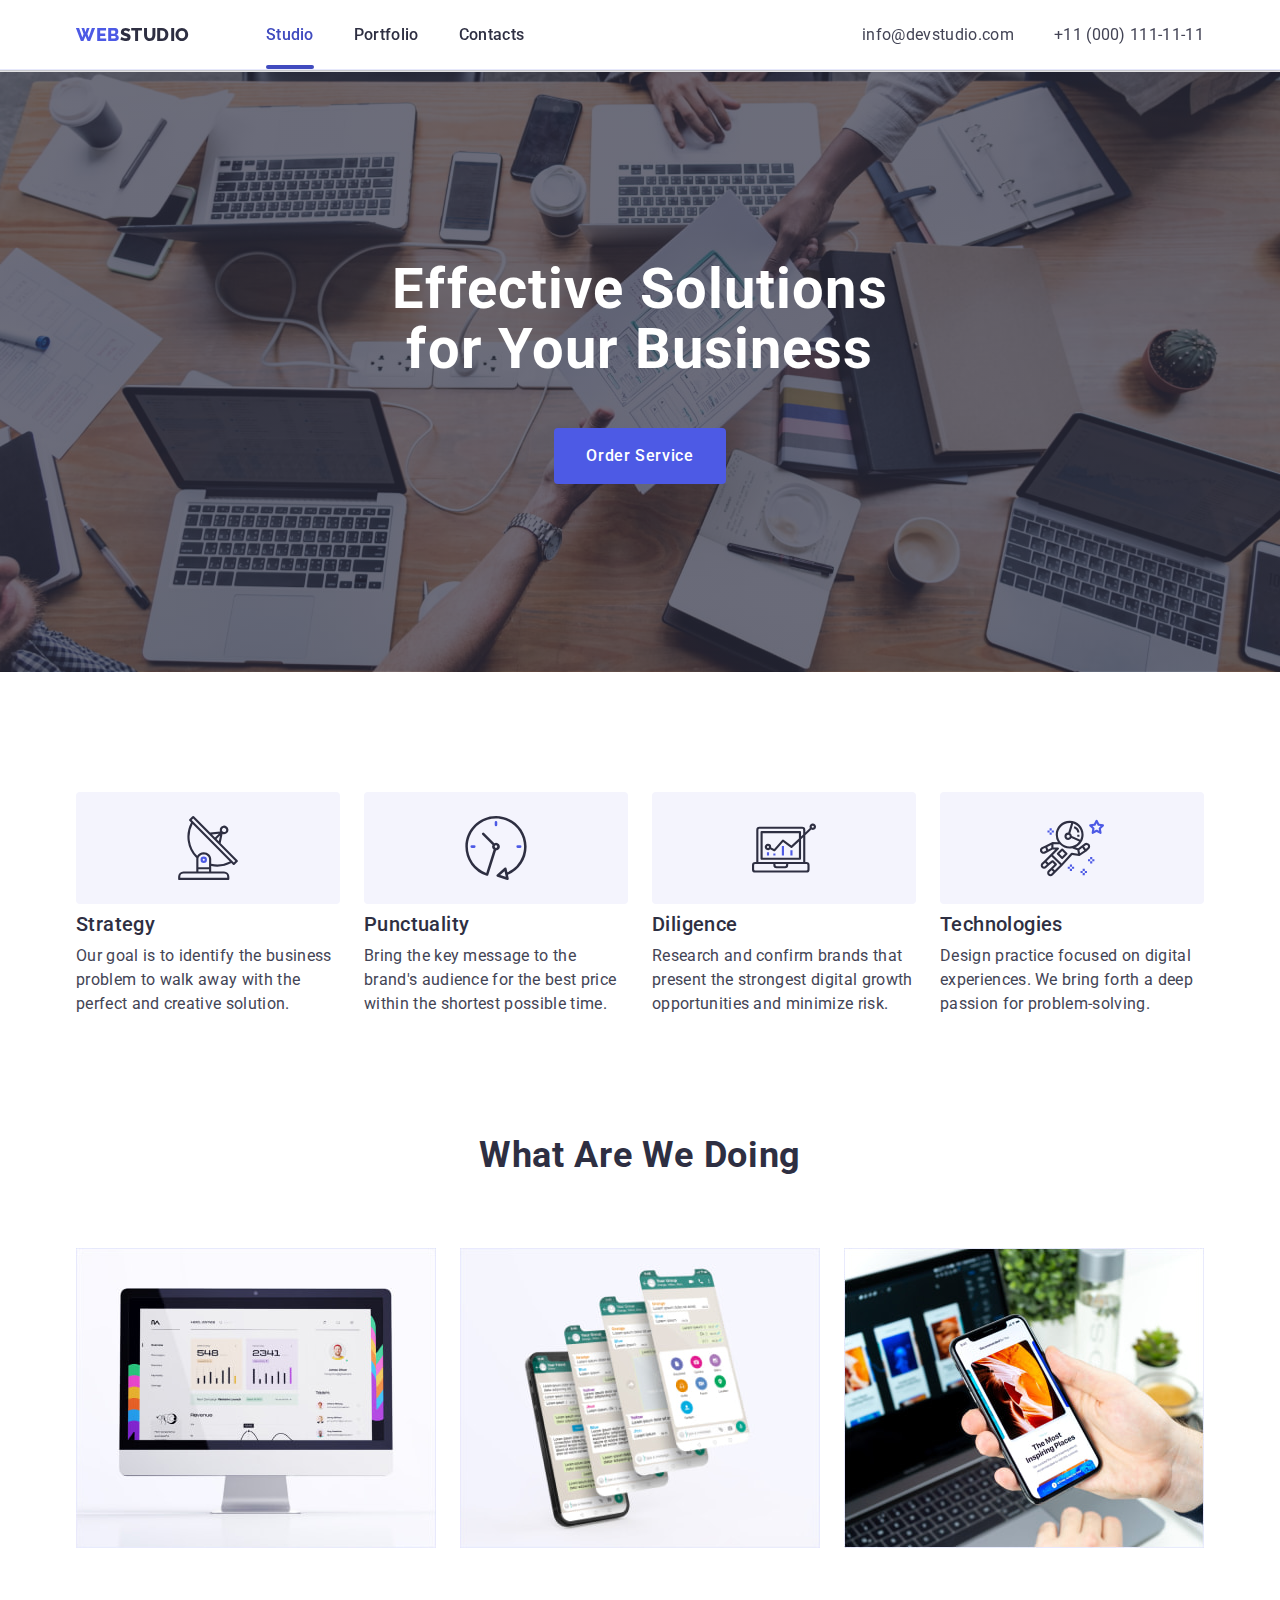
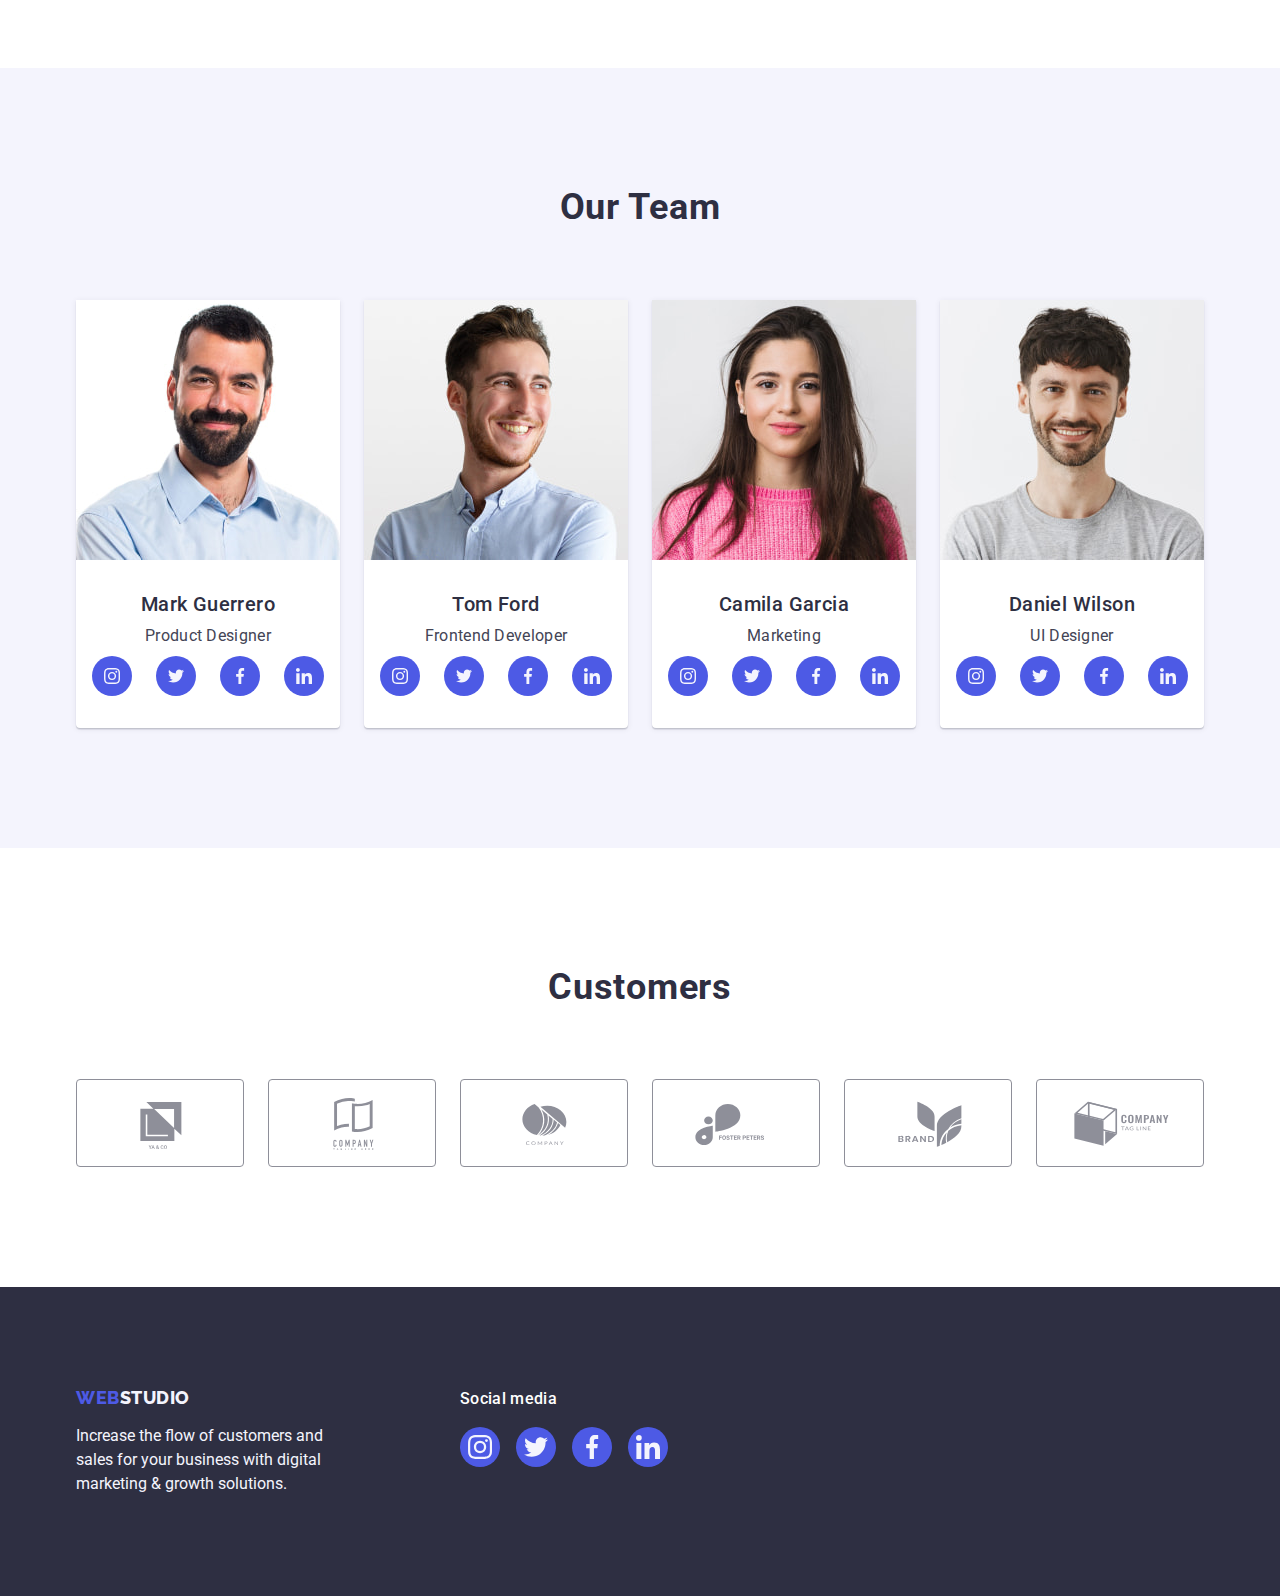
<file: index.html>
<!DOCTYPE html>
<html lang="en">
  <head>
    <meta charset="UTF-8" />
    <meta http-equiv="X-UA-Compatible" content="IE=edge" />
    <meta name="viewport" content="width=device-width, initial-scale=1.0" />
    <title>Web Studio</title>
    <link rel="preconnect" href="https://fonts.googleapis.com" />
    <link rel="preconnect" href="https://fonts.gstatic.com" crossorigin />
    <link
      href="https://fonts.googleapis.com/css2?family=Raleway:wght@800&family=Roboto:wght@400;500;700&display=swap"
      rel="stylesheet" />
    <link
      rel="stylesheet"
      href="https://cdnjs.cloudflare.com/ajax/libs/modern-normalize/1.0.0/modern-normalize.min.css" />
    <link rel="stylesheet" href="./css/styles.css" />
  </head>
  <body>
    <!-- Header -->
    <header class="header">
      <div class="header-section container">
        <nav class="nav-list">
          <a class="logo link" href="./index.html">Web<span class="logo-studio">Studio</span></a>
          <ul class="list">
            <li><a class="link underline" href="./index.html">Studio</a></li>
            <li><a class="link" href="./portfolio.html">Portfolio</a></li>
            <li><a class="link" href="">Contacts</a></li>
          </ul>
        </nav>
        <address class="address-link">
          <ul class="list">
            <li><a class="link" href="mailto:info@devstudio.com">info@devstudio.com</a></li>
            <li><a class="link" href="tel:+110001111111">+11 (000) 111-11-11</a></li>
          </ul>
        </address>
      </div>
    </header>
    <main>
      <!-- Hero section -->
      <section class="hero">
        <div class="container">
          <h1 class="hero-title">Effective Solutions for Your Business</h1>
          <button class="hero-button" type="button" data-modal-open>Order Service</button>
        </div>
      </section>
      <!-- 2nd section -->
      <section class="advantage-list">
        <div class="container">
          <h2 class="title" hidden>Our Advantages</h2>
          <ul class="list">
            <li class="advantage-list-item">
              <div class="advantage-icon-container">
                <svg class="underhero-icon" width="64" height="64">
                  <use href="./images/icons.svg#antenna"></use>
                </svg>
              </div>
              <div class="advantage-list-under-icon">
                <h3 class="subtitle">Strategy</h3>
                <p class="advantage-list-text">
                  Our goal is to identify the business problem to walk away with the perfect and creative solution.
                </p>
              </div>
            </li>
            <li class="advantage-list-item">
              <div class="advantage-icon-container">
                <svg class="underhero-icon" width="64" height="64">
                  <use href="./images/icons.svg#clock"></use>
                </svg>
              </div>
              <div class="advantage-list-under-icon">
                <h3 class="subtitle">Punctuality</h3>
                <p class="advantage-list-text">
                  Bring the key message to the brand's audience for the best price within the shortest possible time.
                </p>
              </div>
            </li>
            <li class="advantage-list-item">
              <div class="advantage-icon-container">
                <svg class="underhero-icon" width="64" height="64">
                  <use href="./images/icons.svg#diagram"></use>
                </svg>
              </div>
              <div class="advantage-list-under-icon">
                <h3 class="subtitle">Diligence</h3>
                <p class="advantage-list-text">
                  Research and confirm brands that present the strongest digital growth opportunities and minimize risk.
                </p>
              </div>
            </li>
            <li class="advantage-list-item">
              <div class="advantage-icon-container">
                <svg class="underhero-icon" width="64" height="64">
                  <use href="./images/icons.svg#astronaut"></use>
                </svg>
              </div>
              <div class="advantage-list-under-icon">
                <h3 class="subtitle">Technologies</h3>
                <p class="advantage-list-text">
                  Design practice focused on digital experiences. We bring forth a deep passion for problem-solving.
                </p>
              </div>
            </li>
          </ul>
        </div>
      </section>
      <!-- 3rd section -->
      <section class="img-section">
        <div class="container">
          <h2 class="title">What are we doing</h2>
          <ul class="list">
            <li class="img-section-item">
              <img src="./images/main-page/img-1.jpg" alt="PC" width="360" height="300" />
            </li>
            <li class="img-section-item">
              <img src="./images/main-page/img-2.jpg" alt="Messenger" width="360" height="300" />
            </li>
            <li class="img-section-item">
              <img src="./images/main-page/img-3.jpg" alt="Phone" width="360" height="300" />
            </li>
          </ul>
        </div>
      </section>
      <!-- Team section -->
      <section class="team-section">
        <div class="container">
          <h2 class="title">Our Team</h2>
          <ul class="list">
            <li class="team-section-content">
              <div class="team-section-img">
                <img src="./images/main-page/photo1.jpg" width="264" height="260" alt="Photo" />
              </div>
              <div class="container-text">
                <h3 class="subtitle">Mark Guerrero</h3>
                <p class="team-section-text">Product Designer</p>
                <ul class="team-section-icon-list">
                  <li class="social-icons-item">
                    <a class="team-section-link" href="instagram.com">
                      <svg class="team-icon" width="16" height="16">
                        <use href="./images/icons.svg#instagram"></use>
                      </svg>
                    </a>
                  </li>
                  <li class="social-icons-item">
                    <a class="team-section-link" href="twitter.com">
                      <svg class="team-icon" width="16" height="16">
                        <use href="./images/icons.svg#twitter"></use>
                      </svg>
                    </a>
                  </li>
                  <li class="social-icons-item">
                    <a class="team-section-link" href="facebook.com">
                      <svg class="team-icon" width="16" height="16">
                        <use href="./images/icons.svg#facebook"></use>
                      </svg>
                    </a>
                  </li>
                  <li class="social-icons-item">
                    <a class="team-section-link" href="linkedin.com">
                      <svg class="team-icon" width="16" height="16">
                        <use href="./images/icons.svg#linkedin"></use>
                      </svg>
                    </a>
                  </li>
                </ul>
              </div>
            </li>
            <li class="team-section-content">
              <div>
                <img src="./images/main-page/photo2.jpg" width="264" height="260" alt="Photo" />
              </div>
              <div class="container-text">
                <h3 class="subtitle">Tom Ford</h3>
                <p class="team-section-text">Frontend Developer</p>
                <ul class="team-section-icon-list">
                  <li class="social-icons-item">
                    <a class="team-section-link" href="https://www.instagram.com/">
                      <svg class="team-icon" width="16" height="16">
                        <use href="./images/icons.svg#instagram"></use>
                      </svg>
                    </a>
                  </li>
                  <li class="social-icons-item">
                    <a class="team-section-link" href="twitter.com">
                      <svg class="team-icon" width="16" height="16">
                        <use href="./images/icons.svg#twitter"></use>
                      </svg>
                    </a>
                  </li>
                  <li class="social-icons-item">
                    <a class="team-section-link" href="facebook.com">
                      <svg class="team-icon" width="16" height="16">
                        <use href="./images/icons.svg#facebook"></use>
                      </svg>
                    </a>
                  </li>
                  <li class="social-icons-item">
                    <a class="team-section-link" href="linkedin.com">
                      <svg class="team-icon" width="16" height="16">
                        <use href="./images/icons.svg#linkedin"></use>
                      </svg>
                    </a>
                  </li>
                </ul>
              </div>
            </li>
            <li class="team-section-content">
              <div>
                <img src="./images/main-page/photo3.jpg" width="264" height="260" alt="Photo" />
              </div>
              <div class="container-text">
                <h3 class="subtitle">Camila Garcia</h3>
                <p class="team-section-text">Marketing</p>
                <ul class="team-section-icon-list">
                  <li class="social-icons-item">
                    <a class="team-section-link" href="https://www.instagram.com/">
                      <svg class="team-icon" width="16" height="16">
                        <use href="./images/icons.svg#instagram"></use>
                      </svg>
                    </a>
                  </li>
                  <li class="social-icons-item">
                    <a class="team-section-link" href="twitter.com">
                      <svg class="team-icon" width="16" height="16">
                        <use href="./images/icons.svg#twitter"></use>
                      </svg>
                    </a>
                  </li>
                  <li class="social-icons-item">
                    <a class="team-section-link" href="facebook.com">
                      <svg class="team-icon" width="16" height="16">
                        <use href="./images/icons.svg#facebook"></use>
                      </svg>
                    </a>
                  </li>
                  <li class="social-icons-item">
                    <a class="team-section-link" href="linkedin.com">
                      <svg class="team-icon" width="16" height="16">
                        <use href="./images/icons.svg#linkedin"></use>
                      </svg>
                    </a>
                  </li>
                </ul>
              </div>
            </li>
            <li class="team-section-content">
              <div>
                <img src="./images/main-page/photo4.jpg" width="264" height="260" alt="Photo" />
              </div>
              <div class="container-text">
                <h3 class="subtitle">Daniel Wilson</h3>
                <p class="team-section-text">UI Designer</p>
                <ul class="team-section-icon-list">
                  <li class="social-icons-item">
                    <a class="team-section-link" href="https://www.instagram.com/">
                      <svg class="team-icon" width="16" height="16">
                        <use href="./images/icons.svg#instagram"></use>
                      </svg>
                    </a>
                  </li>
                  <li class="social-icons-item">
                    <a class="team-section-link" href="twitter.com">
                      <svg class="team-icon" width="16" height="16">
                        <use href="./images/icons.svg#twitter"></use>
                      </svg>
                    </a>
                  </li>
                  <li class="social-icons-item">
                    <a class="team-section-link" href="facebook.com">
                      <svg class="team-icon" width="16" height="16">
                        <use href="./images/icons.svg#facebook"></use>
                      </svg>
                    </a>
                  </li>
                  <li class="social-icons-item">
                    <a class="team-section-link" href="linkedin.com">
                      <svg class="team-icon" width="16" height="16">
                        <use href="./images/icons.svg#linkedin"></use>
                      </svg>
                    </a>
                  </li>
                </ul>
              </div>
            </li>
          </ul>
        </div>
      </section>
      <!-- Customers section -->
      <section class="customers-section">
        <div class="container">
          <h2 class="customers-section-title">Customers</h2>
          <ul class="customers-section-list">
            <li class="customers-section-item">
              <a class="customers-link" href="">
                <svg class="customers-icon" width="104" height="56">
                  <use href="./images/icons.svg#logo-1"></use>
                </svg>
              </a>
            </li>
            <li class="customers-section-item">
              <a class="customers-link" href="">
                <svg class="customers-icon" width="104" height="56">
                  <use href="./images/icons.svg#logo-2"></use>
                </svg>
              </a>
            </li>
            <li class="customers-section-item">
              <a class="customers-link" href="">
                <svg class="customers-icon" width="104" height="56">
                  <use href="./images/icons.svg#logo-3"></use>
                </svg>
              </a>
            </li>
            <li class="customers-section-item">
              <a class="customers-link" href="">
                <svg class="customers-icon" width="104" height="56">
                  <use href="./images/icons.svg#logo-4"></use>
                </svg>
              </a>
            </li>
            <li class="customers-section-item">
              <a class="customers-link" href="">
                <svg class="customers-icon" width="104" height="56">
                  <use href="./images/icons.svg#logo-5"></use>
                </svg>
              </a>
            </li>
            <li class="customers-section-item">
              <a class="customers-link" href="">
                <svg class="customers-icon" width="104" height="56">
                  <use href="./images/icons.svg#logo-6"></use>
                </svg>
              </a>
            </li>
          </ul>
        </div>
      </section>
    </main>
    <!-- Footer -->
    <footer class="footer">
      <div class="container footer-container">
        <div class="footer-text">
          <a class="link" href="./index.html">Web<span class="logo-studio">Studio</span></a>
          <p class="text">
            Increase the flow of customers and sales for your business with digital marketing & growth solutions.
          </p>
        </div>
        <div>
          <p class="footer-upper-icon">Social media</p>
          <ul class="footer-list">
            <li class="footer-list-item">
              <a class="footer-link" href="instagram.com">
                <svg class="footer-icon" width="24" height="24">
                  <use href="./images/icons.svg#instagram"></use>
                </svg>
              </a>
            </li>
            <li class="footer-list-item">
              <a class="footer-link" href="twitter.com">
                <svg class="footer-icon" width="24" height="24">
                  <use href="./images/icons.svg#twitter"></use>
                </svg>
              </a>
            </li>
            <li class="footer-list-item">
              <a class="footer-link" href="facebook.com">
                <svg class="footer-icon" width="24" height="24">
                  <use href="./images/icons.svg#facebook"></use>
                </svg>
              </a>
            </li>
            <li class="footer-list-item">
              <a class="footer-link" href="linkedin.com">
                <svg class="footer-icon" width="24" height="24">
                  <use href="./images/icons.svg#linkedin"></use>
                </svg>
              </a>
            </li>
          </ul>
        </div>
      </div>
    </footer>
    <!-- Modal -->
    <div class="backdrop is-hidden" data-modal>
      <div class="modal">
        <button type="button" class="modal-close-btn" data-modal-close>
          <svg class="modal-close-icon" width="8" height="8">
            <use href="./images/icons.svg#close-button"></use>
          </svg>
        </button>
      </div>
    </div>
    <script src="./js/modal.js"></script>
  </body>
</html>
</file>
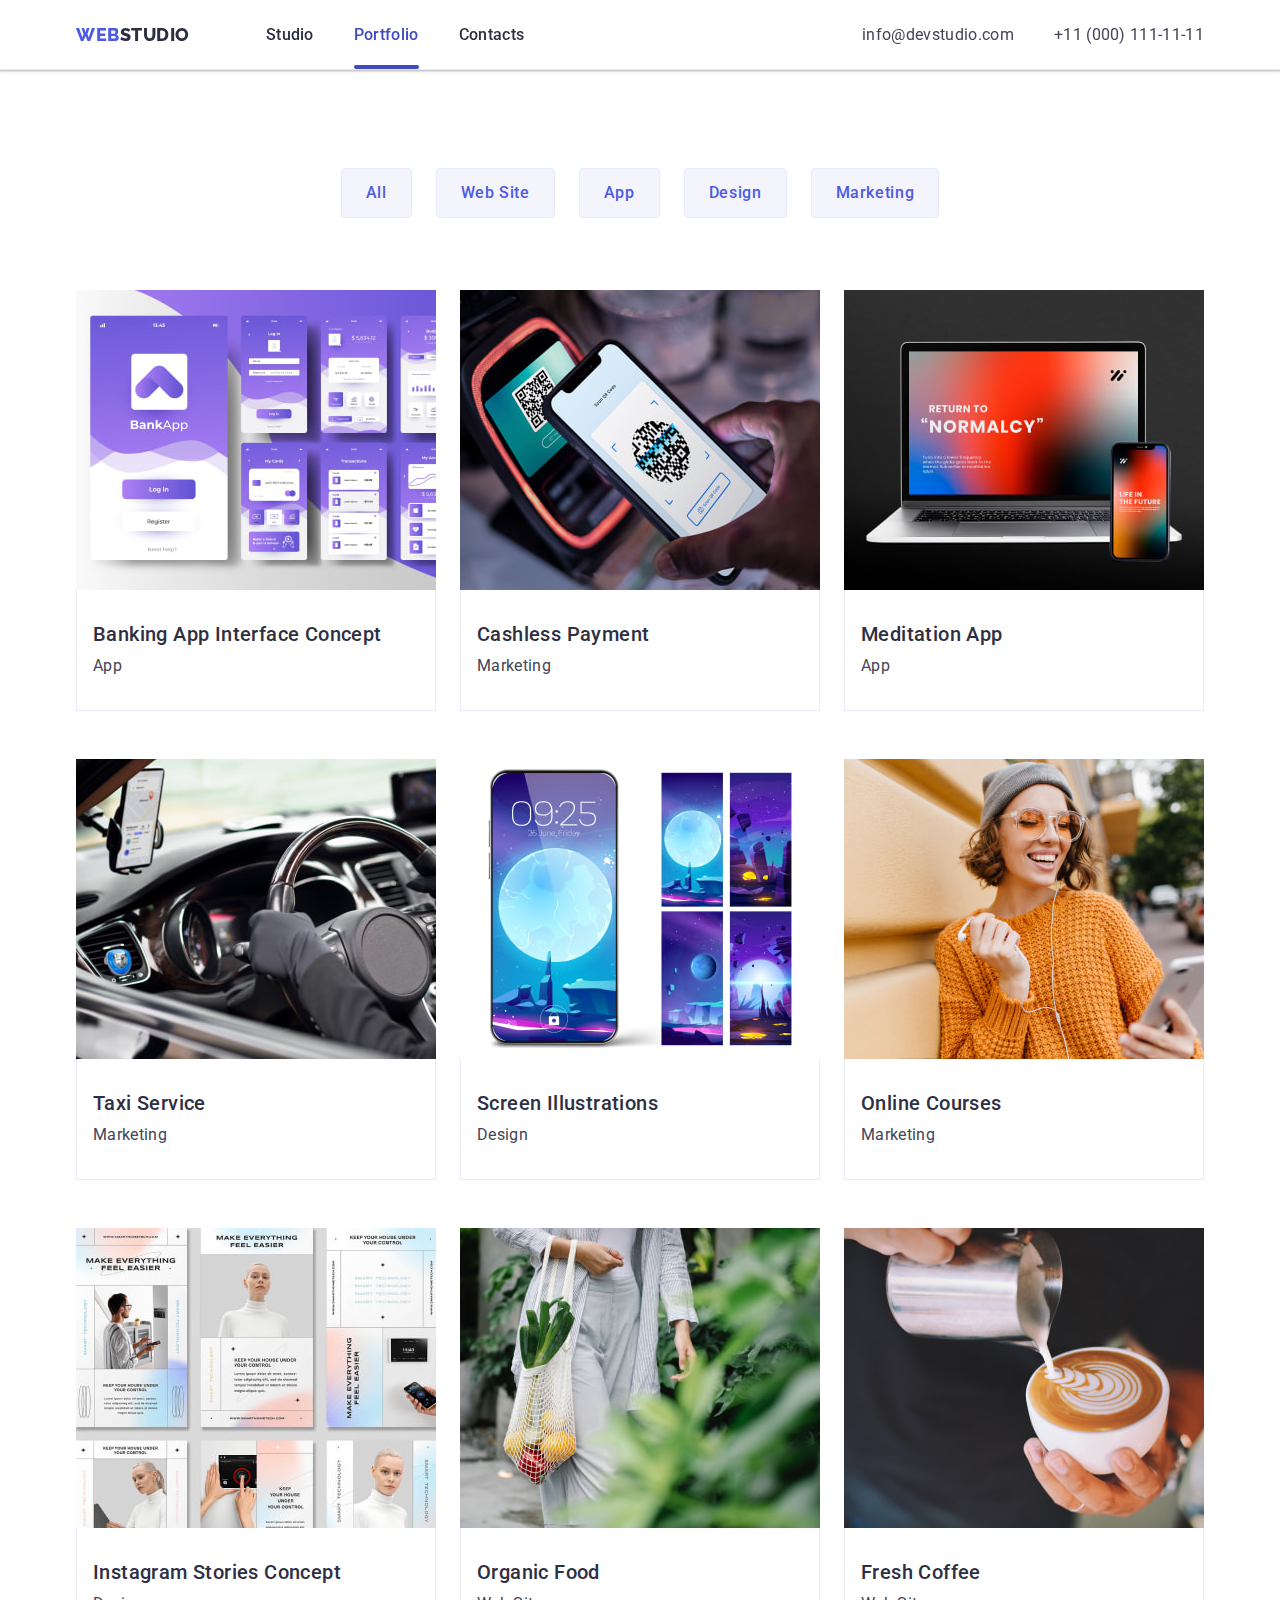
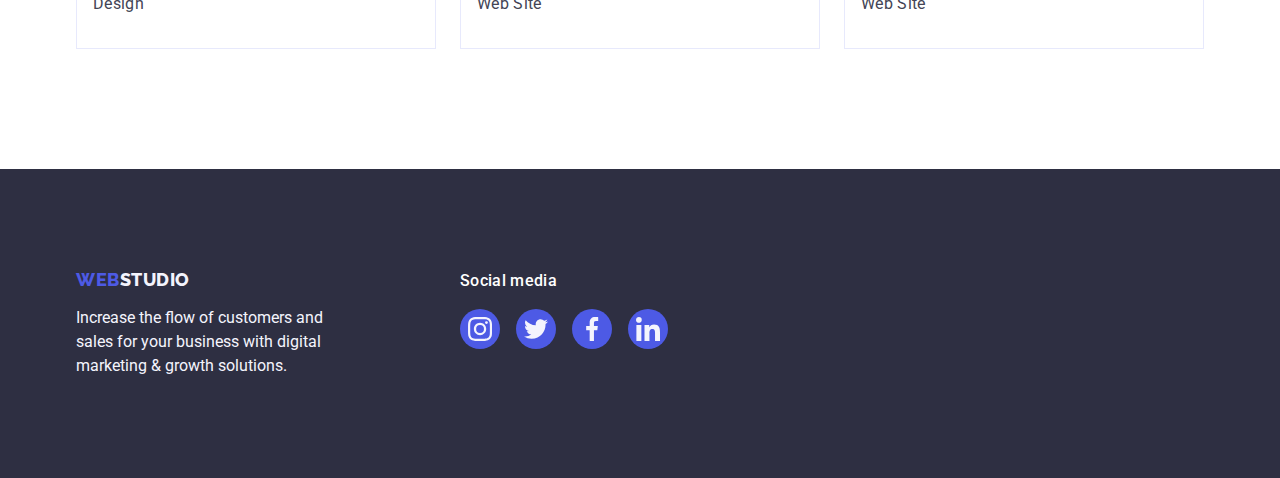
<file: portfolio.html>
<!DOCTYPE html>
<html lang="en">
  <head>
    <meta charset="UTF-8" />
    <meta http-equiv="X-UA-Compatible" content="IE=edge" />
    <meta name="viewport" content="width=device-width, initial-scale=1.0" />
    <title>Web Studio</title>
    <link rel="preconnect" href="https://fonts.googleapis.com" />
    <link rel="preconnect" href="https://fonts.gstatic.com" crossorigin />
    <link
      href="https://fonts.googleapis.com/css2?family=Raleway:wght@800&family=Roboto:wght@400;500;700&display=swap"
      rel="stylesheet" />
    <link
      rel="stylesheet"
      href="https://cdnjs.cloudflare.com/ajax/libs/modern-normalize/1.0.0/modern-normalize.min.css" />
    <link rel="stylesheet" href="./css/styles.css" />
  </head>
  <body>
    <!-- Header -->
    <header class="header">
      <div class="header-section container">
        <nav class="nav-list">
          <a class="logo link" href="./index.html">Web<span class="logo-studio">Studio</span></a>
          <ul class="list">
            <li><a class="link" href="./index.html">Studio</a></li>
            <li><a class="link underline" href="./portfolio.html">Portfolio</a></li>
            <li><a class="link" href="">Contacts</a></li>
          </ul>
        </nav>
        <address class="address-link">
          <ul class="list">
            <li><a class="link" href="mailto:info@devstudio.com">info@devstudio.com</a></li>
            <li><a class="link" href="tel:+110001111111">+11 (000) 111-11-11</a></li>
          </ul>
        </address>
      </div>
    </header>
    <main>
      <!-- Main section -->
      <section class="portfolio-section">
        <div class="container">
          <h1 hidden>Portfolio</h1>
          <ul class="list">
            <li>
              <button class="filter-button" type="button">All</button>
            </li>
            <li>
              <button class="filter-button" type="button">Web Site</button>
            </li>
            <li>
              <button class="filter-button" type="button">App</button>
            </li>
            <li>
              <button class="filter-button" type="button">Design</button>
            </li>
            <li>
              <button class="filter-button" type="button">Marketing</button>
            </li>
          </ul>
          <ul class="portfolio-content-list list">
            <li class="portfolio-content-item">
              <a class="link portfolio-link" href="">
                <div class="thumb">
                  <img src="./images/portfolio/img-1.jpg" width="360" height="300" alt="Illustration" />
                  <p class="overlay-text">
                    14 Stylish and User-Friendly App Design Concepts · Task Manager App · Calorie Tracker App · Exotic
                    Fruit Ecommerce App · Cloud Storage App
                  </p>
                </div>
                <div class="portfolio-content-list-text">
                  <h2 class="portfolio-content-subtitle">Banking App Interface Concept</h2>
                  <p class="portfolio-content-text">App</p>
                </div>
              </a>
            </li>
            <li class="portfolio-content-item">
              <a class="link portfolio-link" href="">
                <div class="thumb">
                  <img src="./images/portfolio/img-2.jpg" width="360" height="300" alt="Illustration" />
                  <p class="overlay-text">
                    14 Stylish and User-Friendly App Design Concepts · Task Manager App · Calorie Tracker App · Exotic
                    Fruit Ecommerce App · Cloud Storage App
                  </p>
                </div>
                <div class="portfolio-content-list-text">
                  <h2 class="portfolio-content-subtitle">Cashless Payment</h2>
                  <p class="portfolio-content-text">Marketing</p>
                </div>
              </a>
            </li>
            <li class="portfolio-content-item">
              <a class="link portfolio-link" href="">
                <div class="thumb">
                  <img src="./images/portfolio/img-3.jpg" width="360" height="300" alt="Illustration" />
                  <p class="overlay-text">
                    14 Stylish and User-Friendly App Design Concepts · Task Manager App · Calorie Tracker App · Exotic
                    Fruit Ecommerce App · Cloud Storage App
                  </p>
                </div>
                <div class="portfolio-content-list-text">
                  <h2 class="portfolio-content-subtitle">Meditation App</h2>
                  <p class="portfolio-content-text">App</p>
                </div>
              </a>
            </li>
            <li class="portfolio-content-item">
              <a class="link portfolio-link" href="">
                <div class="thumb">
                  <img src="./images/portfolio/img-4.jpg" width="360" height="300" alt="Illustration" />
                  <p class="overlay-text">
                    14 Stylish and User-Friendly App Design Concepts · Task Manager App · Calorie Tracker App · Exotic
                    Fruit Ecommerce App · Cloud Storage App
                  </p>
                </div>
                <div class="portfolio-content-list-text">
                  <h2 class="portfolio-content-subtitle">Taxi Service</h2>
                  <p class="portfolio-content-text">Marketing</p>
                </div>
              </a>
            </li>
            <li class="portfolio-content-item">
              <a class="link portfolio-link" href="">
                <div class="thumb">
                  <img src="./images/portfolio/img-5.jpg" width="360" height="300" alt="Illustration" />
                  <p class="overlay-text">
                    14 Stylish and User-Friendly App Design Concepts · Task Manager App · Calorie Tracker App · Exotic
                    Fruit Ecommerce App · Cloud Storage App
                  </p>
                </div>
                <div class="portfolio-content-list-text">
                  <h2 class="portfolio-content-subtitle">Screen Illustrations</h2>
                  <p class="portfolio-content-text">Design</p>
                </div>
              </a>
            </li>
            <li class="portfolio-content-item">
              <a class="link portfolio-link" href="">
                <div class="thumb">
                  <img src="./images/portfolio/img-6.jpg" width="360" height="300" alt="Illustration" />
                  <p class="overlay-text">
                    14 Stylish and User-Friendly App Design Concepts · Task Manager App · Calorie Tracker App · Exotic
                    Fruit Ecommerce App · Cloud Storage App
                  </p>
                </div>
                <div class="portfolio-content-list-text">
                  <h2 class="portfolio-content-subtitle">Online Courses</h2>
                  <p class="portfolio-content-text">Marketing</p>
                </div>
              </a>
            </li>
            <li class="portfolio-content-item">
              <a class="link portfolio-link" href="">
                <div class="thumb">
                  <img src="./images/portfolio/img-7.jpg" width="360" height="300" alt="Illustration" />
                  <p class="overlay-text">
                    14 Stylish and User-Friendly App Design Concepts · Task Manager App · Calorie Tracker App · Exotic
                    Fruit Ecommerce App · Cloud Storage App
                  </p>
                </div>
                <div class="portfolio-content-list-text">
                  <h2 class="portfolio-content-subtitle">Instagram Stories Concept</h2>
                  <p class="portfolio-content-text">Design</p>
                </div>
              </a>
            </li>
            <li class="portfolio-content-item">
              <a class="link portfolio-link" href="">
                <div class="thumb">
                  <img src="./images/portfolio/img-8.jpg" width="360" height="300" alt="Illustration" />
                  <p class="overlay-text">
                    14 Stylish and User-Friendly App Design Concepts · Task Manager App · Calorie Tracker App · Exotic
                    Fruit Ecommerce App · Cloud Storage App
                  </p>
                </div>
                <div class="portfolio-content-list-text">
                  <h2 class="portfolio-content-subtitle">Organic Food</h2>
                  <p class="portfolio-content-text">Web Site</p>
                </div>
              </a>
            </li>
            <li class="portfolio-content-item">
              <a class="link portfolio-link" href="">
                <div class="thumb">
                  <img src="./images/portfolio/img-9.jpg" width="360" height="300" alt="Illustration" />
                  <p class="overlay-text">
                    14 Stylish and User-Friendly App Design Concepts · Task Manager App · Calorie Tracker App · Exotic
                    Fruit Ecommerce App · Cloud Storage App
                  </p>
                </div>
                <div class="portfolio-content-list-text">
                  <h2 class="portfolio-content-subtitle">Fresh Coffee</h2>
                  <p class="portfolio-content-text">Web Site</p>
                </div>
              </a>
            </li>
          </ul>
        </div>
      </section>
    </main>
    <!-- Footer -->
    <footer class="footer">
      <div class="container footer-container">
        <div class="footer-text">
          <a class="link" href="./index.html">Web<span class="logo-studio">Studio</span></a>
          <p class="text">
            Increase the flow of customers and sales for your business with digital marketing & growth solutions.
          </p>
        </div>
        <div>
          <p class="footer-upper-icon">Social media</p>
          <ul class="footer-list">
            <li class="footer-list-item">
              <a class="footer-link" href="instagram.com">
                <svg class="footer-icon" width="24" height="24">
                  <use href="./images/icons.svg#instagram"></use>
                </svg>
              </a>
            </li>
            <li class="footer-list-item">
              <a class="footer-link" href="twitter.com">
                <svg class="footer-icon" width="24" height="24">
                  <use href="./images/icons.svg#twitter"></use>
                </svg>
              </a>
            </li>
            <li class="footer-list-item">
              <a class="footer-link" href="facebook.com">
                <svg class="footer-icon" width="24" height="24">
                  <use href="./images/icons.svg#facebook"></use>
                </svg>
              </a>
            </li>
            <li class="footer-list-item">
              <a class="footer-link" href="linkedin.com">
                <svg class="footer-icon" width="24" height="24">
                  <use href="./images/icons.svg#linkedin"></use>
                </svg>
              </a>
            </li>
          </ul>
        </div>
      </div>
    </footer>
  </body>
</html>
</file>
<file: css/styles.css>
:root {
    --color-iris: #4d5ae5;
    --color-ocean: #404bbf;
    --color-navy-blue: #2e2f42;
    --color-green: #31d0aa;
    --color-slate: #434455;
    --color-light-slate: #8e8f99;
    --color-cornflower: #e7e9fc;
    --color-cloud: #f4f4fd;
    --color-navy-blue-modal: #2e2f42;
    --color-grey: #2e2f42;
    --color-white: #ffffff;
    --color-dairy: #fcfcfc;
    --standart-anim: 250ms cubic-bezier(0.4, 0, 0.2, 1);
}

body {
    font-family: 'Roboto', sans-serif;
    color: #434455;
    background-color: var(--color-white);
}

img {
    display: block;
}

ul {
    padding-inline: 0;
    margin-inline: 0;
    padding: 0;
    margin: 0;
}


h1 h2 h3 h4 h5 {
    padding-inline: 0;
    margin-inline: 0;
    padding: 0;
    margin: 0;
}

p {
    padding-inline: 0;
    margin-inline: 0;
    padding: 0;
    margin: 0;
}

.container {
    width: 1158px;
    margin: 0 auto;
    padding: 0 15px;
}

/**
  |============================
  | Header & Logo
  |============================
*/

.header {
    position: fixed;
    z-index: 2;
    top: 0;
    width: 100%;
    background-color: var(--color-white);
    border-bottom: 1px solid var(--color-cornflower);
    box-shadow: 0px 2px 1px rgba(46, 47, 66, 0.08), 0px 1px 1px rgba(46, 47, 66, 0.16), 0px 1px 6px rgba(46, 47, 66, 0.08);
}

.header-section {
    display: flex;
    align-items: center;
}

.nav-list {
    display: flex;
    align-items: center;
    justify-content: space-around;
    margin-right: auto;
}

.header .logo {
    margin-right: 76px;
}

.header .link {
    padding: 24px 0;
    font-family: 'Raleway', sans-serif;
    font-weight: 800;
    font-size: 18px;
    line-height: 1.17;
    letter-spacing: 0.03em;
    text-transform: uppercase;
    text-decoration: none;
    color: var(--color-iris)
}

.header .logo-studio {
    color: var(--color-navy-blue);
}

.header .list {
    gap: 40px;
    display: flex;
    list-style: none;
}

.header .list .link {
    position: relative;
    font-family: inherit;
    text-transform: none;
    font-weight: 500;
    font-size: 16px;
    line-height: 1.5;
    text-decoration: none;
    letter-spacing: 0.02em;
    color: var(--color-navy-blue);

    transition: color var(--standart-anim);
}

.header .list .link:hover,
.header .list .link:focus {
    color: var(--color-ocean);
}

.header .list .link.underline {
    color: var(--color-ocean);
}

.underline::after {
    content: '';
    position: absolute;
    left: 0;
    bottom: -1px;
    display: block;
    height: 4px;
    width: 100%;
    background-color: var(--color-ocean);
    border-radius: 2px;
}

.address-link {
    font-style: normal;
    list-style: none;
}

.address-link .list .link {
    text-transform: none;
    font-weight: 400;
    font-size: 16px;
    line-height: 1.5;
    color: var(--color-slate);
    text-decoration: none;
    letter-spacing: 0.02em;
}

.address-link .link:hover,
.address-link .link:focus {
    color: var(--color-ocean);
}

/**
  |============================
  | Hero section
  |============================
*/

.hero {
    margin-top: 72px;
    background-image: linear-gradient(rgba(46, 47, 66, 0.7), rgba(46, 47, 66, 0.7)), url('../images/main-page/background.jpg');
    background-position: center;
    background-repeat: no-repeat;
    background-size: cover;
    max-width: 1440px;
    margin-left: auto;
    margin-right: auto;
    background-color: var(--color-navy-blue);
    padding: 188px 0;

}

.hero-title {
    margin: 0 auto 48px;
    display: block;
    max-width: 496px;
    font-weight: 700;
    font-size: 56px;
    color: var(--color-white);
    text-align: center;
    line-height: 1.07;
    letter-spacing: 0.02em;
}

.hero-button {
    min-width: 169px;
    height: 56px;
    display: block;
    margin: 0 auto;
    padding: 16px 32px;
    cursor: pointer;
    font-family: inherit;
    font-weight: 500;
    font-size: 16px;
    line-height: 1.5;
    letter-spacing: 0.04em;
    background: var(--color-iris);
    color: var(--color-white);
    border: none;
    border-radius: 4px;

    transition: background-color var(--standart-anim);
}

.hero-button:hover,
.hero-button:focus {
    background-color: var(--color-ocean);
}

/**
  |============================
  | 2nd section
  |============================
*/


.advantage-list {
    padding: 120px 0;
}

.advantage-list .list {
    padding: 0;
    display: flex;
    align-items: center;
    justify-content: center;
    list-style: none;
    gap: 24px;
}

.advantage-list-item {
    width: calc((100% - 72px) / 4);
}

.advantage-list .subtitle {
    margin-top: 0;
    margin-bottom: 8px;
    font-weight: 500;
    font-size: 20px;
    line-height: 1.2;
    letter-spacing: 0.02em;
    color: var(--color-navy-blue);
    max-width: 264px;
}

.advantage-list-text {
    font-size: 16px;
    line-height: 1.5;
    letter-spacing: 0.02em;
    color: var(--color-slate);
}

.advantage-icon-container {
    display: flex;
    align-items: center;
    justify-content: center;
    height: 112px;
    background-color: var(--color-cloud);
    border-radius: 4px;
    margin-bottom: 8px;

}

/**
  |============================
  | 3rd section
  |============================
*/

.img-section {
    padding-bottom: 120px;
}

.img-section .title {
    margin-top: 0;
    font-weight: 700;
    font-size: 36px;
    line-height: 1.11;
    color: var(--color-navy-blue);
    text-align: center;
    letter-spacing: 0.02em;
    text-transform: capitalize;
    margin-bottom: 72px;
}

.img-section .list {
    display: flex;
    flex-wrap: wrap;
    justify-content: center;
    gap: 24px;
    list-style: none;
}

.img-section-item {
    width: calc((100% - 3 * 16px) / 3);
}

/**
  |============================
  | Team section
  |============================
*/

.team-section {
    background-color: var(--color-cloud);
    padding: 120px 0;
}

.team-section .list {
    display: flex;
    flex-wrap: wrap;
    gap: 24px;
    justify-content: center;
    list-style: none;
}

.team-section .title {
    margin: 0 auto 72px;
    font-weight: 700;
    font-size: 36px;
    line-height: 1.11;
    text-align: center;
    letter-spacing: 0.02em;
    text-transform: capitalize;
    color: var(--color-navy-blue);
    margin-bottom: 72px;
}

.team-section .subtitle {
    margin-top: 0;
    margin-bottom: 8px;
    text-align: center;
    font-weight: 500;
    font-size: 20px;
    line-height: 1.2;
    letter-spacing: 0.02em;
    color: var(--color-navy-blue);
}

.team-section-text {
    text-align: center;
    font-size: 16px;
    line-height: 1.5;
    letter-spacing: 0.02em;
    color: var(--color-slate);
    margin-bottom: 8px;
}

.team-section-content {
    background-color: var(--color-white);
    width: calc((100% - 72px) / 4);
    box-shadow: 0px 1px 6px rgba(46, 47, 66, 0.08), 0px 1px 1px rgba(46, 47, 66, 0.16), 0px 2px 1px rgba(46, 47, 66, 0.08);
    border-radius: 0 0 4px 4px;
}

.container-text {
    margin: 0;
    padding: 32px 0;
}

.team-section-icon-list {
    list-style: none;
    display: flex;
    gap: 24px;
    justify-content: center;
    align-items: center;
}

.team-icon {
    fill: var(--color-cloud);
}

.social-icons-item {
    width: 40px;
    height: 40px;
}

.team-section-link {
    display: flex;
    align-items: center;
    justify-content: center;
    width: 100%;
    height: 100%;
    background-color: var(--color-iris);
    border-radius: 50%;

    transition: background-color var(--standart-anim);
}

.team-section-link:hover,
.team-section-link:focus {
    background-color: var(--color-ocean);
}

/**
  |============================
  | Customers section
  |============================
*/

.customers-section {
    padding: 120px 0;
}

.customers-section-title {
    margin: 0;
    margin-bottom: 72px;
    display: block;
    text-align: center;
    font-weight: 700;
    font-size: 36px;
    line-height: 1.1;
    letter-spacing: 0.02em;
    color: var(--color-navy-blue);
}

.customers-section-list {
    display: flex;
    align-items: center;
    justify-content: center;
    list-style: none;
    gap: 24px;
}

.customers-icon {
    fill: currentColor;
}

.customers-link {
    display: flex;
    align-items: center;
    justify-content: center;
    height: 100%;
    width: 100%;
    border: 1px solid var(--color-light-slate);
    border-radius: 4px;
    color: var(--color-light-slate);

    transition: border-color var(--standart-anim),
        color var(--standart-anim);
}

.customers-link:hover,
.customers-link:focus {
    border-color: var(--color-ocean);
    color: var(--color-ocean);
}

.customers-section-item {
    width: calc((100% - 120px) / 6);
    height: 88px;
}

/**
  |============================
  | Footer
  |============================
*/

.footer {
    background-color: var(--color-navy-blue);
    padding: 100px 0;
}

.footer-container {
    display: flex;
    align-items: baseline;
    gap: 120px;
}

.footer-upper-icon {
    font-weight: 500;
    font-size: 16px;
    line-height: 1.5;
    letter-spacing: 0.02em;
    color: var(--color-white);
    margin-bottom: 16px;
}

.footer-list-item {
    height: 40px;
    width: 40px;
}

.footer-link {
    display: flex;
    align-items: center;
    justify-content: center;
    height: 100%;
    width: 100%;
    background-color: var(--color-iris);
    color: var(--color-cloud);
    border-radius: 50%;

    transition: background-color var(--standart-anim);
}

.footer-link:hover,
.footer-link:focus {
    background-color: var(--color-green);
}

.footer-icon {
    fill: currentColor;
}

.footer-list {
    display: flex;
    list-style: none;
    gap: 16px;
    justify-content: center;
    align-items: center;
}

.footer .link {
    display: inline-block;
    font-family: 'Raleway', sans-serif;
    font-weight: 800;
    font-size: 18px;
    line-height: 1.17;
    letter-spacing: 0.03em;
    text-transform: uppercase;
    text-decoration: none;
    color: var(--color-iris);
    margin-bottom: 16px;
}

.footer .logo-studio {
    color: var(--color-cloud);
}

.footer .text {
    font-size: 16px;
    line-height: 1.5;
    color: var(--color-cloud);
    max-width: 264px;
}

/**
  |============================
  | Portfolio
  |============================
*/

.portfolio-section {
    margin-top: 72px;
    padding: 96px 0 120px;
}

.portfolio-section .list {
    display: flex;
    flex-wrap: wrap;
    justify-content: center;
    gap: 24px;
    list-style: none;
    margin-bottom: 72px;
}

.filter-button {
    padding: 12px 24px;
    cursor: pointer;
    font-family: inherit;
    font-weight: 500;
    font-size: 16px;
    line-height: 1.5;
    letter-spacing: 0.04em;
    color: var(--color-iris);
    background-color: var(--color-cloud);
    border-radius: 4px;
    border: 1px solid var(--color-cornflower);

    transition: color var(--standart-anim),
        background-color var(--standart-anim),
        border-color var(--standart-anim),
        box-shadow var(--standart-anim);
}

.filter-button:hover,
.filter-button:focus {
    color: var(--color-white);
    background-color: var(--color-ocean);
    border: 1px solid transparent;
    box-shadow: 0px 3px 1px rgba(0, 0, 0, 0.1),
        0px 2px 1px rgba(0, 0, 0, 0.08),
        0px 2px 2px rgba(0, 0, 0, 0.12);
}

.portfolio-section .portfolio-content-list {
    display: flex;
    flex-wrap: wrap;
    justify-content: center;
    column-gap: 24px;
    row-gap: 48px;
    list-style: none;
    margin-bottom: 0;
}

.portfolio-content-list .link {
    text-decoration: none;
}

.portfolio-content-subtitle {
    margin-top: 0;
    font-weight: 500;
    font-size: 20px;
    line-height: 1.2;
    letter-spacing: 0.02em;
    color: var(--color-navy-blue);
    margin-bottom: 8px;
}

.portfolio-content-text {
    font-size: 16px;
    line-height: 1.5;
    letter-spacing: 0.02em;
    color: var(--color-slate);
}

.portfolio-content-list-text {
    padding: 32px 16px;
    border: 1px solid var(--color-cornflower);
    border-top: none;
}

.portfolio-link {
    position: relative;
    display: block;

    transition: box-shadow var(--standart-anim);
}

.portfolio-link:hover,
.portfolio-link:focus {
    box-shadow: 0px 1px 6px rgba(46, 47, 66, 0.08),
        0px 1px 1px rgba(46, 47, 66, 0.16),
        0px 2px 1px rgba(46, 47, 66, 0.08);
}

.portfolio-link:hover .overlay-text,
.portfolio-link:focus .overlay-text {
    transform: translateY(0%);
}

.thumb {
    position: relative;
    overflow: hidden;
}

.overlay-text {
    position: absolute;
    top: 0;
    width: 100%;
    height: 100%;
    padding: 40px 32px;
    font-weight: 400;
    font-size: 16px;
    line-height: 1.5;
    letter-spacing: 0.02em;
    color: var(--color-cloud);
    background-color: var(--color-iris);
    transform: translateY(100%);

    transition: transform var(--standart-anim);
}

/**
  |============================
  | Modal window
  |============================
*/

.backdrop {
    position: fixed;
    z-index: 3;
    top: 0;
    left: 0;
    width: 100%;
    height: 100%;
    background: rgba(46, 47, 66, 0.4);
    opacity: 1;
    visibility: visible;

    transition: opacity var(--standart-anim),
        visibility var(--standart-anim);
}

.backdrop.is-hidden {
    opacity: 0;
    visibility: hidden;
    pointer-events: none;

    /* transition-delay: 250ms; */
}

.backdrop.is-hidden .modal {
    transform: translate(-50%, -35%) scale(0);
    opacity: 0;
}

.modal {
    position: absolute;
    transform: translate(-50%, -50%) scale(1);
    top: 50%;
    left: 50%;
    width: 408px;
    min-height: 584px;
    background: #FCFCFC;
    box-shadow: 0px 1px 1px rgba(0, 0, 0, 0.14), 0px 1px 3px rgba(0, 0, 0, 0.12), 0px 2px 1px rgba(0, 0, 0, 0.2);
    border-radius: 4px;
    opacity: 1;

    transition: transform var(--standart-anim);
    /* opacity var(--standart-anim); */
    /* transition-delay: 150ms; */
}

.modal-close-btn {
    cursor: pointer;
    position: absolute;
    top: 24px;
    right: 24px;
    width: 24px;
    height: 24px;
    border: 1px solid rgba(0, 0, 0, 0.1);
    border-radius: 50%;
    background-color: var(--color-cornflower);

    display: flex;
    justify-content: center;
    align-items: center;
    padding: 0;
    transition: background-color var(--standart-anim),
        border var(--standart-anim);
}

.modal-close-btn:hover,
.modal-close-btn:focus {
    color: var(--color-white);
    background-color: var(--color-ocean);
    border: none;
}

.modal-close-btn:hover .modal-close-icon,
.modal-close-btn:focus .modal-close-icon {
    fill: var(--color-white);
}

.modal-close-icon {
    fill: var(--color-navy-blue);

    transition: fill var(--standart-anim);
}
</file>
